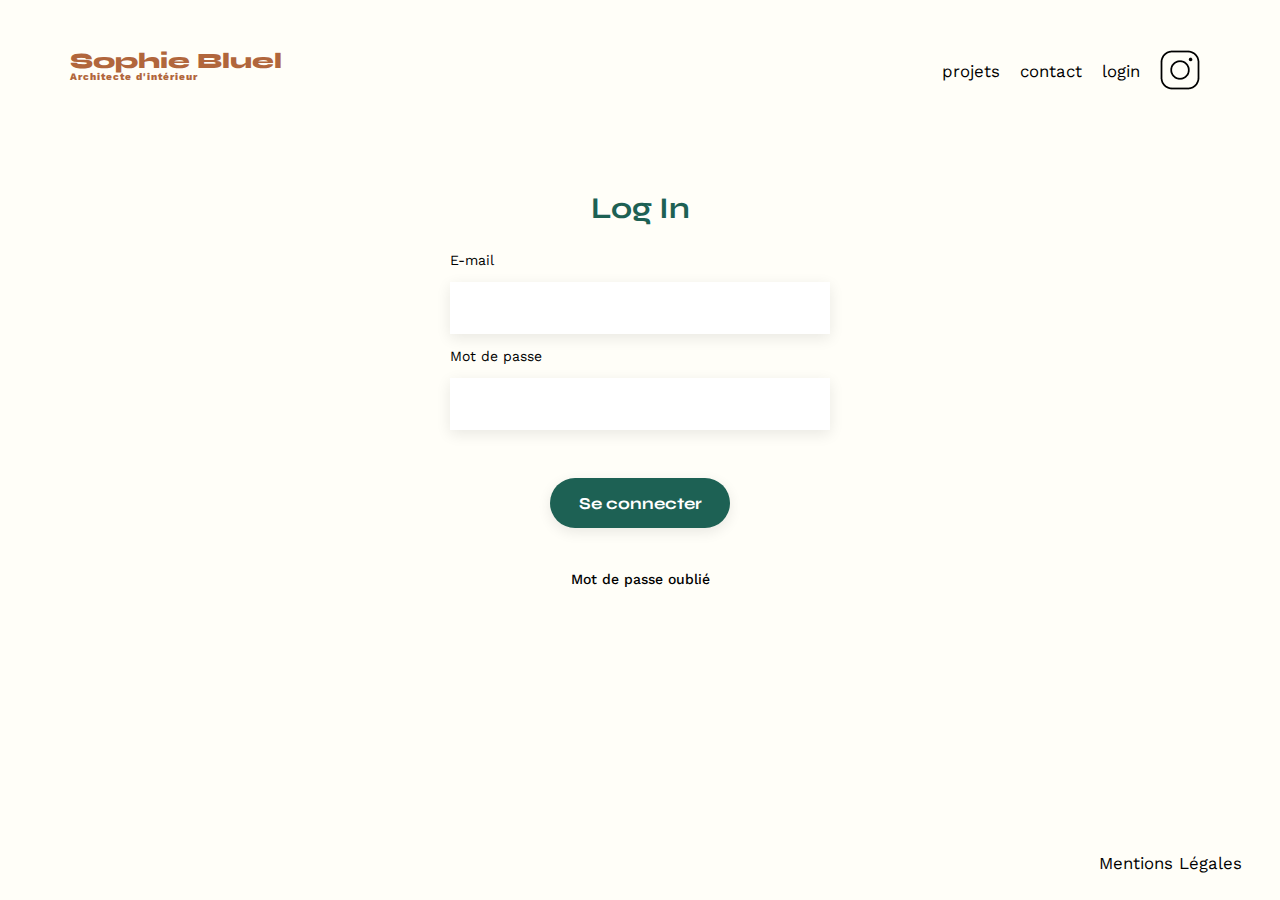
<file: FrontEnd/login.html>
<!DOCTYPE html>
<html lang="fr">
<head>
	<meta charset="UTF-8">
	<title>Sophie Bluel - Architecte d'intérieur</title>
	<meta name="viewport" content="width=device-width, initial-scale=1.0">
	<link rel="preconnect" href="https://fonts.googleapis.com">
	<link rel="preconnect" href="https://fonts.gstatic.com" crossorigin>
	<link href="https://fonts.googleapis.com/css2?family=Syne:wght@700;800&family=Work+Sans&display=swap" rel="stylesheet">
	<meta name="description" content="">
	<link rel="stylesheet" href="./assets/style.css">
	<link rel="icon" href="data:,">
	<script type="module" src="login.js"></script>
</head>
<body>
	<header>
		<h1>Sophie Bluel <span>Architecte d'intérieur</span></h1>
		<nav>
			<ul>
				<li><a href="index.html">projets</a></li>
				<li><a href="#">contact</a></li>
				<li id="login"><a href="login.html">login</a></li>
				<li><img src="./assets/icons/instagram.png" alt="Instagram"></li>
			</ul>
		</nav>
	</header>
	<main>
		<section class="login">
			<h2>Log In</h2>
			<div>
				<form id="formulaireConnexion">
					<label for ="email">E-mail</label>
					<input type="text" id="email" name="email" autocomplete="email" required>
					<label for ="mdp">Mot de passe</label>
					<input type="password" id="mdp" name="mdp" autocomplete="current-password" required>
					<input type="submit" value="Se connecter">
				</form>
				<p id="messageErreur"></p>
				<div class="mdpOublie">
					<a href="#">Mot de passe oublié</a>
				</div>
			</div>
		</section>
	</main>
	<footer>
		<nav>
			<ul>
				<li>Mentions Légales</li>
			</ul>
		</nav>
	</footer>
</body>
</html>
</file>
<file: FrontEnd/assets/style.css>
/* http://meyerweb.com/eric/tools/css/reset/
   v2.0 | 20110126
   License: none (public domain)
*/

html, body, div, span, applet, object, iframe,
h1, h2, h3, h4, h5, h6, p, blockquote, pre,
a, abbr, acronym, address, big, cite, code,
del, dfn, em, img, ins, kbd, q, s, samp,
small, strike, strong, sub, sup, tt, var,
b, u, i, center,
dl, dt, dd, ol, ul, li,
fieldset, form, label, legend,
table, caption, tbody, tfoot, thead, tr, th, td,
article, aside, canvas, details, embed,
figure, figcaption, footer, header, hgroup,
menu, nav, output, ruby, section, summary,
time, mark, audio, video {
	margin: 0;
	padding: 0;
	border: 0;
	font-size: 100%;
	font: inherit;
	vertical-align: baseline;
}

/* HTML5 display-role reset for older browsers */
article, aside, details, figcaption, figure,
footer, header, hgroup, menu, nav, section {
	display: block;
}

ol, ul {
	list-style: none;
}

blockquote, q {
	quotes: none;
}

blockquote:before, blockquote:after,
q:before, q:after {
	content: '';
	content: none;
}

table {
	border-collapse: collapse;
	border-spacing: 0;
}

/** end reset css**/

html {
	background-color: #FFFEF8;
	min-height: 100%;
	position: relative;
}

main {
	flex: 1;
	max-width: 900px;
	margin: 0 auto;
}

body {
	
	min-height:100vh;
	margin:0 auto;
	font-family: 'Work Sans' ;
	font-size: 14px;
	display: flex;
    flex-direction: column;
	line-height: 1;
}

header {
	display: flex;
	justify-content: space-between;
	margin : 50px auto;
	width: 100%;
	max-width: 1140px;
}

section {
	margin: 50px 0
}

h1{
	display: flex;
	flex-direction: column;
	font-family: 'Syne';
	font-size: 22px;
	font-weight: 800;
	color: #B1663C
}

h1 > span {
	font-family: 'Work Sans';
	font-size:10px;
	letter-spacing: 0.1em;
}

h2{
	font-family: 'Syne';
	font-weight: 700;
	font-size: 30px;
	color: #1D6154
}

nav ul {
	display: flex;
	align-items: center;
	list-style-type: none;

}

nav li {
	padding: 0 10px;
	font-size: 1.2em;
}

li:hover {
	color: #B1663C;
	font-weight: 600;
}

a {
	text-decoration: none;
	cursor: pointer;
	color: black;
}

/************** Mode édition **************/

.cache {
	display: none !important;;
}

#modeedition a {
	display: flex;
	justify-content: center;
    padding: 10px;
    background-color: black;
    color: white;
    gap: 20px;
}

.modifierprojets {
	display: flex;
    justify-content: center;
	align-items: center;
    margin: 20px 0; 
}

.modifierprojets h2 {
	display: flex;
    align-items: center;
    position: relative;
	margin : 0px;
}

.modifierprojets a {
	display: flex;
	margin-left: 20px;
	align-items: center;
}

/********** Introduction ************/
#introduction {
	display: flex;
	align-items: center;
}

#introduction figure {
	flex: 1;
}

#introduction img {
	display: block;
	margin: auto;
	width: 80%;
}

#introduction article {
	flex: 1;
}

#introduction h2 {
	margin-bottom: 1em;
}

#introduction p {
	margin-bottom: 0.5em;
}


/********** Affichage modale **********/

#modalecover {
    display: none;
    position: absolute;
    z-index: 1;
    left: 0;
    top: 0;
	bottom:0;
	right:0;
    width: 100%;
    min-height: 100%;
    background-color: rgba(0,0,0,0.4);
}

.modale {
	position:relative;
	display: flex;
	flex-direction: column;
    background-color: #fefefe;
    margin: 580px auto;
    padding: 20px;
    border: 1px solid #1D6154;
    width: 630px;
    text-align: center;
	gap:15px;
	overflow: auto;
}

/************* Modale n°1 ***********/
.contenumodale {
	max-width: 100%;
	display: grid;
	grid-template-columns: 1fr 1fr 1fr 1fr 1fr;
	grid-column-gap: 20px;
	grid-row-gap: 20px;
	margin:50px 80px;
}

.contenumodale img {
	max-width: 100%;
    height: auto;
}

.contenumodale div {
	position: relative;
}

.contenumodale span {
	position: absolute;
	margin : 10px;
	z-index: 1;
	right:0;
    top: 0;
	border-radius: 2px;
	background-color: black;
}

.btn-modale {
	font-size: 14px;
	font-weight: 700;
	color: white;
	background-color: #1D6154;
	padding : 10px 50px;
	margin: 10px auto;
	border-radius: 60px ;
	border:none;
}

.fa-xmark {
	margin-left: auto;
    font-size: 25px;
    font-weight: bold;
}

.fa-xmark:hover, .fa-arrow-left:hover {
    text-decoration: none;
    cursor: pointer;
}

.fa-trash-can {
	padding: 5px;
	color: white;
}

.hrmodale1 {
	border: 1px solid #B3B3B3;
	margin: 20px 80px;
}


/******** Modale n°2 *******/

.flecheetcroix {
	display: flex;
	justify-content: space-between;
}

.fa-arrow-left {
	font-size: 25px;
	width: auto;
	font-weight: bold;
}

.fa-image {
	color: #B9C5CC;
	font-size: 60px;
}

.inputfile {
	background-color: #E8F1F6;
	display: flex;
	flex-direction: column;
	align-items: center;
	gap: 5px;
	padding:30px;
}

.inputfile p {
	font-size: 10px;
	font-weight: 400;
	color:#444444;
}

.btn-inputfile {
	font-size: 14px;
	font-weight: 700;
	color: white;
	background-color: #CBD6DC;
	padding : 10px 50px;
	margin: 10px auto;
	border-radius: 60px ;
	border:none;
	z-index:0;
	align-items: center;
}

.btn-inputfile span{
	font-size: 14px;
	font-weight: 500;
	color:#306685;
	z-index:0;
}

.btn-inputfile input {
	position : absolute;
	right:0;
    top: 0;
	z-index:1;
	opacity: 0;
}

.contenuajoutphoto form {
	display: flex;
	flex-direction: column;
	text-align: center;
	margin:50px 80px;
}

.contenuajoutphoto label {
	text-align: left;
}

.hrmodale2 {
	border: 1px solid #1D6154;
	margin: 20px 0;
}

.btn-valider {
	font-size: 14px;
	font-weight: 700;
	color: white;
	background-color: #A7A7A7;
	padding : 10px 50px;
	margin: 10px auto;
	border-radius: 60px ;
	border:none;
}

#imagePreview {
	max-width: 420px;
	height: auto;
}

#messageErreurAjoutProjet {
	color:red;
}
/*********** Boutons de Filtre *********/

.filtres {
	display: flex;
	justify-content: center;
	margin: 50px 0px;
	gap:20px;
}

.btn {
	border: 1px solid #1D6154;
	border-radius: 60px;
	font-size: 16px;
	padding: 10px 20px;
	color : #1D6154;
	background-color: transparent;
	font-weight: 700;
	font-family: 'Syne';
	cursor: pointer;
}

.btn:hover {
	background-color: #1D6154;
	color : white;
}

/********** Projets ***********/
.gallery {
	width: 100%;
	display: grid;
	grid-template-columns: 1fr 1fr 1fr;
	grid-column-gap: 20px;
	grid-row-gap: 20px;
}

.gallery img {
	width: 100%;
}

figcaption {
	margin-top:5px;
	font-family: "Work Sans";
	font-size: 13px;
	font-weight: 400;
}

/************* Formulaire de contact ***********/
#contact {
	width: 50%;
	margin: auto;
}

#contact > * {
	text-align: center;

}

#contact h2{
	margin-bottom: 20px;
}

#contact form {
	text-align: left;
	margin-top:30px;
	display: flex;
	flex-direction: column;
}

#contact input, #formulaireConnexion input,
 .contenuajoutphoto input, .contenuajoutphoto select {
	height: 50px;
	font-size: 1.2em;
	border: none;
	box-shadow: 0px 4px 14px rgba(0, 0, 0, 0.09);
	cursor: pointer; 
}

#contact label, .formulaire label, .contenuajoutphoto label {
	margin: 2em 0 1em 0;
}

#contact textarea {
	border: none;
	box-shadow: 0px 4px 14px rgba(0, 0, 0, 0.09);
}

input[type="submit"]{
	font-family: 'Syne';
	font-weight: 700;
	color: white;
	background-color: #1D6154;
	margin : 2em auto ;
	width: 180px;
	text-align: center;
	border-radius: 60px ;
}

#portfolio h2 {
	text-align: center;
}

/************ Login ***********/
.login {
	display: flex;
	flex-direction: column;
	height: 100%;
	width: 380px;
	margin: auto;
}

#formulaireConnexion {
	display:flex;
	flex-direction: column;
	gap:15px;
	margin-top: 30px;
}

.login h2 {
	text-align: center;
	color: #1D6154;
	font-weight: 700;
	margin-top: 50px;
}

#messageErreur {
	text-align: center;
	color: red;
	margin-bottom: 10px;
}

.mdpOublie {
	font-size: 14px;
	font-weight: 500;
	text-align: center;
	color: #1D6154;
}

/********* Footer *************/

footer nav ul {
	display: flex;
	justify-content: flex-end;
	margin: 2em
}

footer {
    margin-top: auto; /* Colle le footer en bas */
}
</file>
